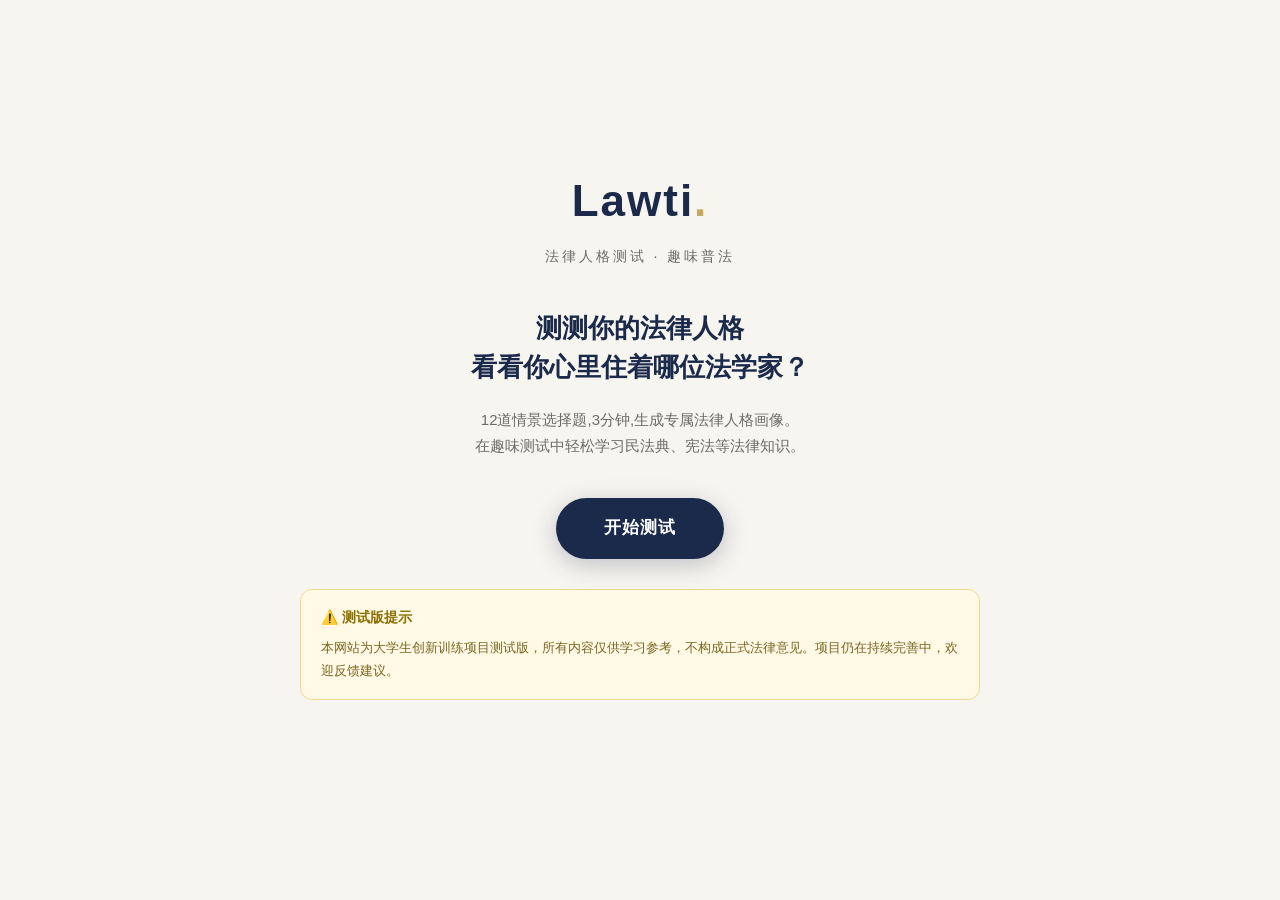
<file: Lawti/index.html>
<!DOCTYPE html>
<html lang="zh-CN">
<head>
<meta charset="UTF-8">
<meta name="viewport" content="width=device-width, initial-scale=1.0">
<title>Lawti · 法律人格测试趣味普法</title>
<link rel="stylesheet" href="css/style.css">
</head>
<body>
<div class="page home-page">
  <header class="home-header">
    <div class="logo">Lawti</div>
    <div class="tagline">法律人格测试 · 趣味普法</div>
  </header>
  <main class="home-main">
    <h1>测测你的法律人格<br>看看你心里住着哪位法学家？</h1>
    <p class="intro">
      12道情景选择题,3分钟,生成专属法律人格画像。<br>
      在趣味测试中轻松学习民法典、宪法等法律知识。
    </p>
    <a href="test.html" class="btn-primary">开始测试</a>

    <div class="notice-box">
      <div class="notice-title">⚠️ 测试版提示</div>
      <div class="notice-text">
        本网站为大学生创新训练项目测试版，所有内容仅供学习参考，不构成正式法律意见。项目仍在持续完善中，欢迎反馈建议。
      </div>
    </div>
  </main>
</div>
</body>
</html>
</file>
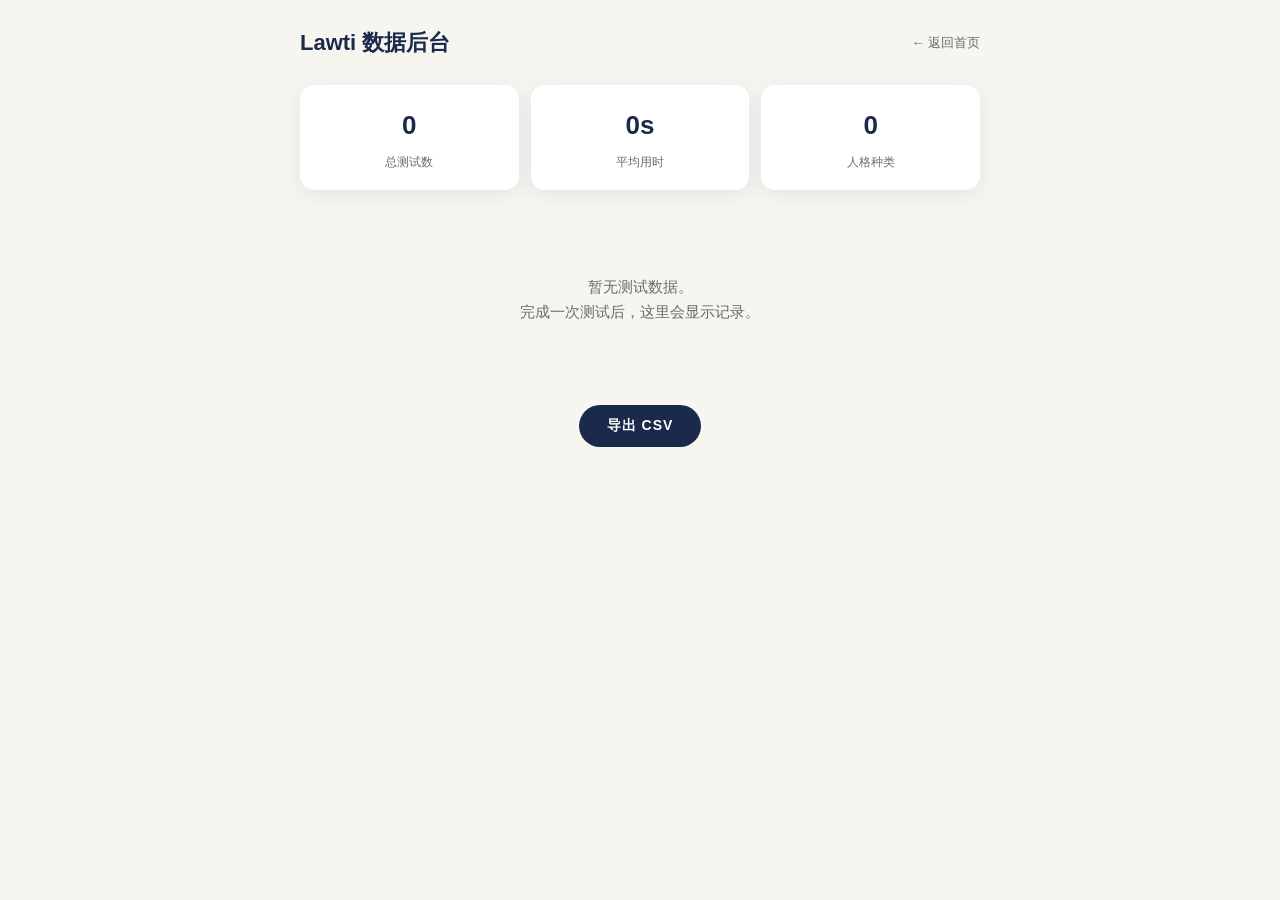
<file: Lawti/data.html>
<!DOCTYPE html>
<html lang="zh-CN">
<head>
<meta charset="UTF-8">
<meta name="viewport" content="width=device-width, initial-scale=1.0">
<title>数据后台 · Lawti</title>
<link rel="stylesheet" href="css/style.css">
</head>
<body>
<div class="page">
  <div class="data-header">
    <div class="data-title">Lawti 数据后台</div>
    <a href="index.html" style="font-size:13px;color:#6B6B6B;text-decoration:none;">← 返回首页</a>
  </div>

  <div class="stats-grid">
    <div class="stat-card">
      <div class="stat-num" id="statTotal">0</div>
      <div class="stat-label">总测试数</div>
    </div>
    <div class="stat-card">
      <div class="stat-num" id="statAvg">0s</div>
      <div class="stat-label">平均用时</div>
    </div>
    <div class="stat-card">
      <div class="stat-num" id="statTypes">0</div>
      <div class="stat-label">人格种类</div>
    </div>
  </div>

  <div id="tableArea"></div>

  <div style="text-align:center;">
    <button class="btn-export" onclick="exportCSV()">导出 CSV</button>
  </div>
</div>

<script src="js/api.js"></script>
<script src="js/app.js"></script>
<script>
  renderDataPage();
</script>
</body>
</html>
</file>
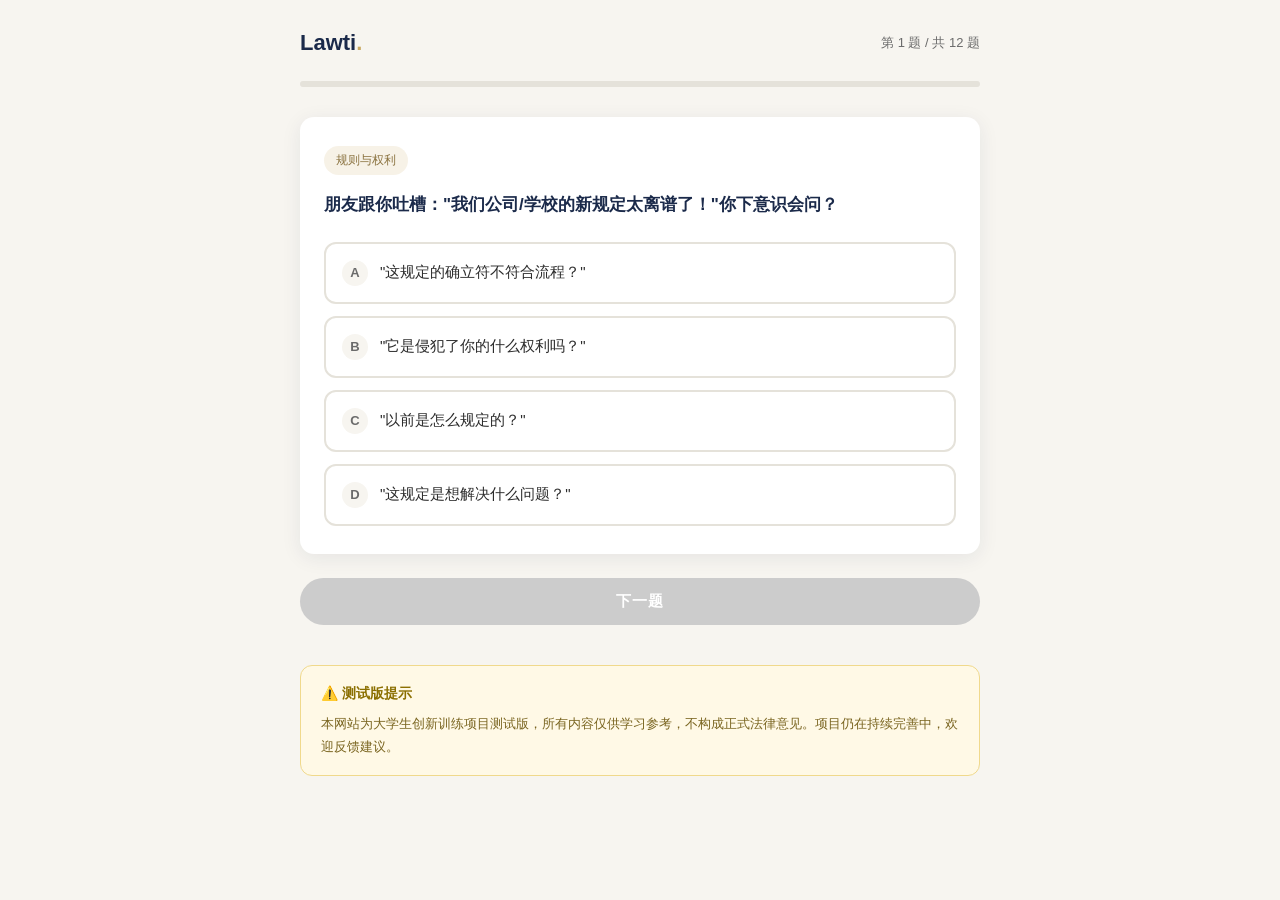
<file: Lawti/test.html>
<!DOCTYPE html>
<html lang="zh-CN">
<head>
<meta charset="UTF-8">
<meta name="viewport" content="width=device-width, initial-scale=1.0">
<title>答题中 · Lawti</title>
<link rel="stylesheet" href="css/style.css">
</head>
<body>
<div class="page">
  <div class="test-header">
    <div class="logo-sm">Lawti</div>
    <div class="progress-text" id="progressText">第 1 题 / 共 12 题</div>
  </div>
  <div class="progress-bar">
    <div class="progress-fill" id="progressFill"></div>
  </div>

  <div id="loadingArea" class="loading">正在加载题库</div>

  <div id="questionArea" style="display:none;">
    <div class="question-card">
      <div class="scene-tag" id="sceneTag"></div>
      <div class="question-stem" id="questionStem"></div>
      <div class="options" id="optionsBox"></div>
    </div>
    <div class="test-nav">
      <button class="btn-nav btn-prev" id="btnPrev" onclick="prevQuestion()">上一题</button>
      <button class="btn-nav btn-next" id="btnNext" onclick="nextQuestion()" disabled>下一题</button>
    </div>
  </div>

  <div id="errorArea" style="display:none;"></div>

  <div class="notice-box notice-inline">
    <div class="notice-title">⚠️ 测试版提示</div>
    <div class="notice-text">
      本网站为大学生创新训练项目测试版，所有内容仅供学习参考，不构成正式法律意见。项目仍在持续完善中，欢迎反馈建议。
    </div>
  </div>
</div>

<script src="js/api.js"></script>
<script src="js/scoring.js"></script>
<script src="js/app.js"></script>
<script>
  initTestPage();
</script>
</body>
</html>
</file>
<file: Lawti/css/style.css>
/* ===== Lawti 全局样式 ===== */
:root {
  --navy: #1B2A4A;
  --navy-light: #2A3D66;
  --gold: #C9A961;
  --gold-light: #E3C98A;
  --bg: #F7F5F0;
  --card: #FFFFFF;
  --text: #2C2C2C;
  --text-sub: #6B6B6B;
  --border: #E5E2DA;
  --radius: 14px;
  --shadow: 0 4px 20px rgba(27, 42, 74, 0.08);
}

* { margin: 0; padding: 0; box-sizing: border-box; }

body {
  font-family: -apple-system, BlinkMacSystemFont, "PingFang SC", "Microsoft YaHei", sans-serif;
  background: var(--bg);
  color: var(--text);
  line-height: 1.7;
  min-height: 100vh;
}

.page {
  max-width: 720px;
  margin: 0 auto;
  padding: 24px 20px 60px;
}

/* ===== 首页 ===== */
.home-page {
  display: flex;
  flex-direction: column;
  justify-content: center;
  min-height: 100vh;
  text-align: center;
}

.home-header {
  margin-bottom: 40px;
}

.logo {
  font-size: 44px;
  font-weight: 800;
  color: var(--navy);
  letter-spacing: 2px;
}

.logo::after {
  content: ".";
  color: var(--gold);
}

.tagline {
  font-size: 14px;
  color: var(--text-sub);
  letter-spacing: 3px;
  margin-top: 6px;
}

.home-main h1 {
  font-size: 26px;
  line-height: 1.5;
  color: var(--navy);
  margin-bottom: 20px;
  font-weight: 700;
}

.intro {
  font-size: 15px;
  color: var(--text-sub);
  margin-bottom: 40px;
}

.btn-primary {
  display: inline-block;
  background: var(--navy);
  color: #fff;
  padding: 16px 48px;
  border-radius: 50px;
  font-size: 17px;
  font-weight: 600;
  text-decoration: none;
  letter-spacing: 1px;
  transition: all 0.3s;
  box-shadow: 0 6px 24px rgba(27, 42, 74, 0.25);
}

.btn-primary:hover {
  background: var(--navy-light);
  transform: translateY(-2px);
  box-shadow: 0 8px 28px rgba(27, 42, 74, 0.35);
}

.home-footer {
  margin-top: 50px;
  font-size: 12px;
  color: var(--text-sub);
  letter-spacing: 1px;
}

/* ===== 答题页 ===== */
.test-header {
  display: flex;
  align-items: center;
  justify-content: space-between;
  margin-bottom: 20px;
}

.test-header .logo-sm {
  font-size: 22px;
  font-weight: 800;
  color: var(--navy);
}

.test-header .logo-sm::after {
  content: ".";
  color: var(--gold);
}

.progress-text {
  font-size: 13px;
  color: var(--text-sub);
}

.progress-bar {
  width: 100%;
  height: 6px;
  background: var(--border);
  border-radius: 3px;
  overflow: hidden;
  margin-bottom: 30px;
}

.progress-fill {
  height: 100%;
  background: linear-gradient(90deg, var(--navy), var(--gold));
  border-radius: 3px;
  transition: width 0.3s;
  width: 0%;
}

.question-card {
  background: var(--card);
  border-radius: var(--radius);
  padding: 28px 24px;
  box-shadow: var(--shadow);
}

.scene-tag {
  display: inline-block;
  background: rgba(201, 169, 97, 0.15);
  color: #8B7340;
  font-size: 12px;
  padding: 4px 12px;
  border-radius: 20px;
  margin-bottom: 16px;
}

.question-stem {
  font-size: 17px;
  font-weight: 600;
  color: var(--navy);
  margin-bottom: 24px;
  line-height: 1.6;
}

.options {
  display: flex;
  flex-direction: column;
  gap: 12px;
}

.option {
  display: flex;
  align-items: flex-start;
  gap: 12px;
  padding: 16px;
  border: 2px solid var(--border);
  border-radius: 12px;
  cursor: pointer;
  transition: all 0.2s;
  background: #fff;
}

.option:hover {
  border-color: var(--gold-light);
  background: #FDFBF6;
}

.option.selected {
  border-color: var(--gold);
  background: #FDF8EC;
}

.option-key {
  flex-shrink: 0;
  width: 26px;
  height: 26px;
  border-radius: 50%;
  background: var(--bg);
  color: var(--text-sub);
  display: flex;
  align-items: center;
  justify-content: center;
  font-size: 13px;
  font-weight: 700;
  transition: all 0.2s;
}

.option.selected .option-key {
  background: var(--gold);
  color: #fff;
}

.option-text {
  font-size: 15px;
  color: var(--text);
  line-height: 1.6;
}

.test-nav {
  display: flex;
  justify-content: space-between;
  margin-top: 24px;
  gap: 12px;
}

.btn-nav {
  flex: 1;
  padding: 14px;
  border-radius: 50px;
  border: none;
  font-size: 15px;
  font-weight: 600;
  cursor: pointer;
  transition: all 0.2s;
  letter-spacing: 1px;
}

.btn-prev {
  background: #fff;
  color: var(--navy);
  border: 2px solid var(--border);
}

.btn-prev:hover {
  border-color: var(--navy);
}

.btn-next {
  background: var(--navy);
  color: #fff;
}

.btn-next:hover {
  background: var(--navy-light);
}

.btn-next:disabled {
  background: #ccc;
  cursor: not-allowed;
}

/* ===== 结果页 ===== */
.result-header {
  text-align: center;
  padding: 36px 20px;
  background: linear-gradient(160deg, var(--navy) 0%, var(--navy-light) 100%);
  border-radius: var(--radius);
  color: #fff;
  margin-bottom: 24px;
  box-shadow: 0 8px 30px rgba(27, 42, 74, 0.25);
}

.result-code {
  font-size: 13px;
  letter-spacing: 4px;
  color: var(--gold-light);
  margin-bottom: 12px;
}

.result-name {
  font-size: 32px;
  font-weight: 800;
  letter-spacing: 2px;
  margin-bottom: 6px;
}

.result-school {
  font-size: 13px;
  color: rgba(255,255,255,0.7);
  letter-spacing: 2px;
  margin-bottom: 16px;
}

.result-slogan {
  font-size: 15px;
  color: var(--gold-light);
  font-style: italic;
  padding-top: 16px;
  border-top: 1px solid rgba(255,255,255,0.15);
}

.result-section {
  background: var(--card);
  border-radius: var(--radius);
  padding: 24px;
  margin-bottom: 18px;
  box-shadow: var(--shadow);
}

.section-title {
  font-size: 16px;
  font-weight: 700;
  color: var(--navy);
  margin-bottom: 16px;
  padding-left: 12px;
  border-left: 4px solid var(--gold);
  line-height: 1.2;
}

.section-text {
  font-size: 15px;
  color: var(--text);
  line-height: 1.9;
}

.advice-list {
  list-style: none;
}

.advice-list li {
  font-size: 15px;
  color: var(--text);
  line-height: 1.8;
  padding: 12px 0 12px 32px;
  border-bottom: 1px dashed var(--border);
  position: relative;
}

.advice-list li:last-child {
  border-bottom: none;
}

.advice-list li::before {
  content: "→";
  position: absolute;
  left: 8px;
  color: var(--gold);
  font-weight: 700;
}

.knowledge-item {
  display: flex;
  gap: 12px;
  padding: 10px 0;
  font-size: 14px;
  border-bottom: 1px dashed var(--border);
}

.knowledge-item:last-child { border-bottom: none; }

.knowledge-label {
  flex-shrink: 0;
  color: var(--text-sub);
  width: 76px;
}

.knowledge-value {
  color: var(--text);
  line-height: 1.7;
}

.result-actions {
  display: flex;
  flex-direction: column;
  gap: 12px;
  margin-top: 24px;
}

.btn-share {
  width: 100%;
  padding: 16px;
  border-radius: 50px;
  border: none;
  background: linear-gradient(135deg, var(--gold), var(--gold-light));
  color: #fff;
  font-size: 16px;
  font-weight: 700;
  cursor: pointer;
  letter-spacing: 2px;
  box-shadow: 0 6px 24px rgba(201, 169, 97, 0.4);
  transition: all 0.3s;
}

.btn-share:hover {
  transform: translateY(-2px);
  box-shadow: 0 8px 28px rgba(201, 169, 97, 0.5);
}

.btn-restart {
  width: 100%;
  padding: 14px;
  border-radius: 50px;
  border: 2px solid var(--border);
  background: #fff;
  color: var(--navy);
  font-size: 15px;
  font-weight: 600;
  cursor: pointer;
  text-decoration: none;
  text-align: center;
  letter-spacing: 1px;
  transition: all 0.2s;
}

.btn-restart:hover {
  border-color: var(--navy);
}

/* ===== 数据页 ===== */
.data-header {
  display: flex;
  align-items: center;
  justify-content: space-between;
  margin-bottom: 24px;
}

.data-title {
  font-size: 22px;
  font-weight: 800;
  color: var(--navy);
}

.stats-grid {
  display: grid;
  grid-template-columns: repeat(3, 1fr);
  gap: 12px;
  margin-bottom: 24px;
}

.stat-card {
  background: var(--card);
  border-radius: var(--radius);
  padding: 18px 12px;
  text-align: center;
  box-shadow: var(--shadow);
}

.stat-num {
  font-size: 26px;
  font-weight: 800;
  color: var(--navy);
}

.stat-label {
  font-size: 12px;
  color: var(--text-sub);
  margin-top: 4px;
}

.data-table {
  width: 100%;
  background: var(--card);
  border-radius: var(--radius);
  overflow: hidden;
  box-shadow: var(--shadow);
  border-collapse: collapse;
  font-size: 13px;
}

.data-table th {
  background: var(--navy);
  color: #fff;
  padding: 12px 8px;
  text-align: left;
  font-weight: 600;
}

.data-table td {
  padding: 12px 8px;
  border-bottom: 1px solid var(--border);
  color: var(--text);
}

.data-table tr:last-child td { border-bottom: none; }

.data-table tr:nth-child(even) { background: #FAFAF7; }

.btn-export {
  display: inline-block;
  margin-top: 20px;
  padding: 12px 28px;
  background: var(--navy);
  color: #fff;
  border: none;
  border-radius: 50px;
  font-size: 14px;
  font-weight: 600;
  cursor: pointer;
  letter-spacing: 1px;
}

.empty-tip {
  text-align: center;
  padding: 60px 20px;
  color: var(--text-sub);
  font-size: 15px;
}

/* ===== 海报 ===== */
#poster-wrap {
  position: fixed;
  left: -9999px;
  top: 0;
}

.poster {
  width: 375px;
  padding: 32px 28px;
  background: linear-gradient(160deg, #1B2A4A 0%, #2A3D66 100%);
  color: #fff;
  border-radius: 16px;
  box-sizing: border-box;
}

.poster-logo {
  font-size: 28px;
  font-weight: 800;
  letter-spacing: 2px;
  margin-bottom: 4px;
}

.poster-logo::after { content: "."; color: #C9A961; }

.poster-tagline {
  font-size: 11px;
  color: rgba(255,255,255,0.5);
  letter-spacing: 2px;
  margin-bottom: 28px;
}

.poster-code {
  font-size: 12px;
  letter-spacing: 4px;
  color: #E3C98A;
  margin-bottom: 8px;
}

.poster-name {
  font-size: 30px;
  font-weight: 800;
  letter-spacing: 2px;
  margin-bottom: 6px;
}

.poster-school {
  font-size: 12px;
  color: rgba(255,255,255,0.6);
  letter-spacing: 1px;
  margin-bottom: 20px;
}

.poster-slogan {
  font-size: 14px;
  color: #E3C98A;
  font-style: italic;
  padding: 16px 0;
  border-top: 1px solid rgba(255,255,255,0.15);
  border-bottom: 1px solid rgba(255,255,255,0.15);
  margin-bottom: 20px;
  line-height: 1.6;
}

.poster-share-text {
  font-size: 13px;
  color: rgba(255,255,255,0.85);
  line-height: 1.8;
  margin-bottom: 24px;
}

.poster-footer {
  font-size: 10px;
  color: rgba(255,255,255,0.4);
  letter-spacing: 1px;
  text-align: center;
  padding-top: 16px;
  border-top: 1px solid rgba(255,255,255,0.1);
}

/* ===== 加载/错误 ===== */
.loading {
  text-align: center;
  padding: 80px 20px;
  color: var(--text-sub);
}

.error-tip {
  background: #FFF3F3;
  border: 1px solid #FFD4D4;
  color: #B33;
  padding: 16px;
  border-radius: 12px;
  font-size: 14px;
  line-height: 1.8;
  margin: 20px 0;
}

/* ===== 测试版提示 ===== */
.notice-box {
  margin-top: 30px;
  padding: 16px 20px;
  background: #FFF9E6;
  border: 1px solid #F0D98C;
  border-radius: 12px;
  text-align: left;
}

.notice-inline {
  margin-top: 40px;
}

.notice-title {
  font-size: 14px;
  font-weight: 700;
  color: #8B6F00;
  margin-bottom: 6px;
}

.notice-text {
  font-size: 13px;
  color: #7A6520;
  line-height: 1.8;
}

/* ===== 移动端 ===== */
@media (max-width: 480px) {
  .page { padding: 16px 16px 40px; }
  .logo { font-size: 36px; }
  .home-main h1 { font-size: 22px; }
  .result-name { font-size: 26px; }
  .stats-grid { grid-template-columns: repeat(3, 1fr); gap: 8px; }
  .stat-num { font-size: 22px; }
  .data-table { font-size: 12px; }
}
</file>
